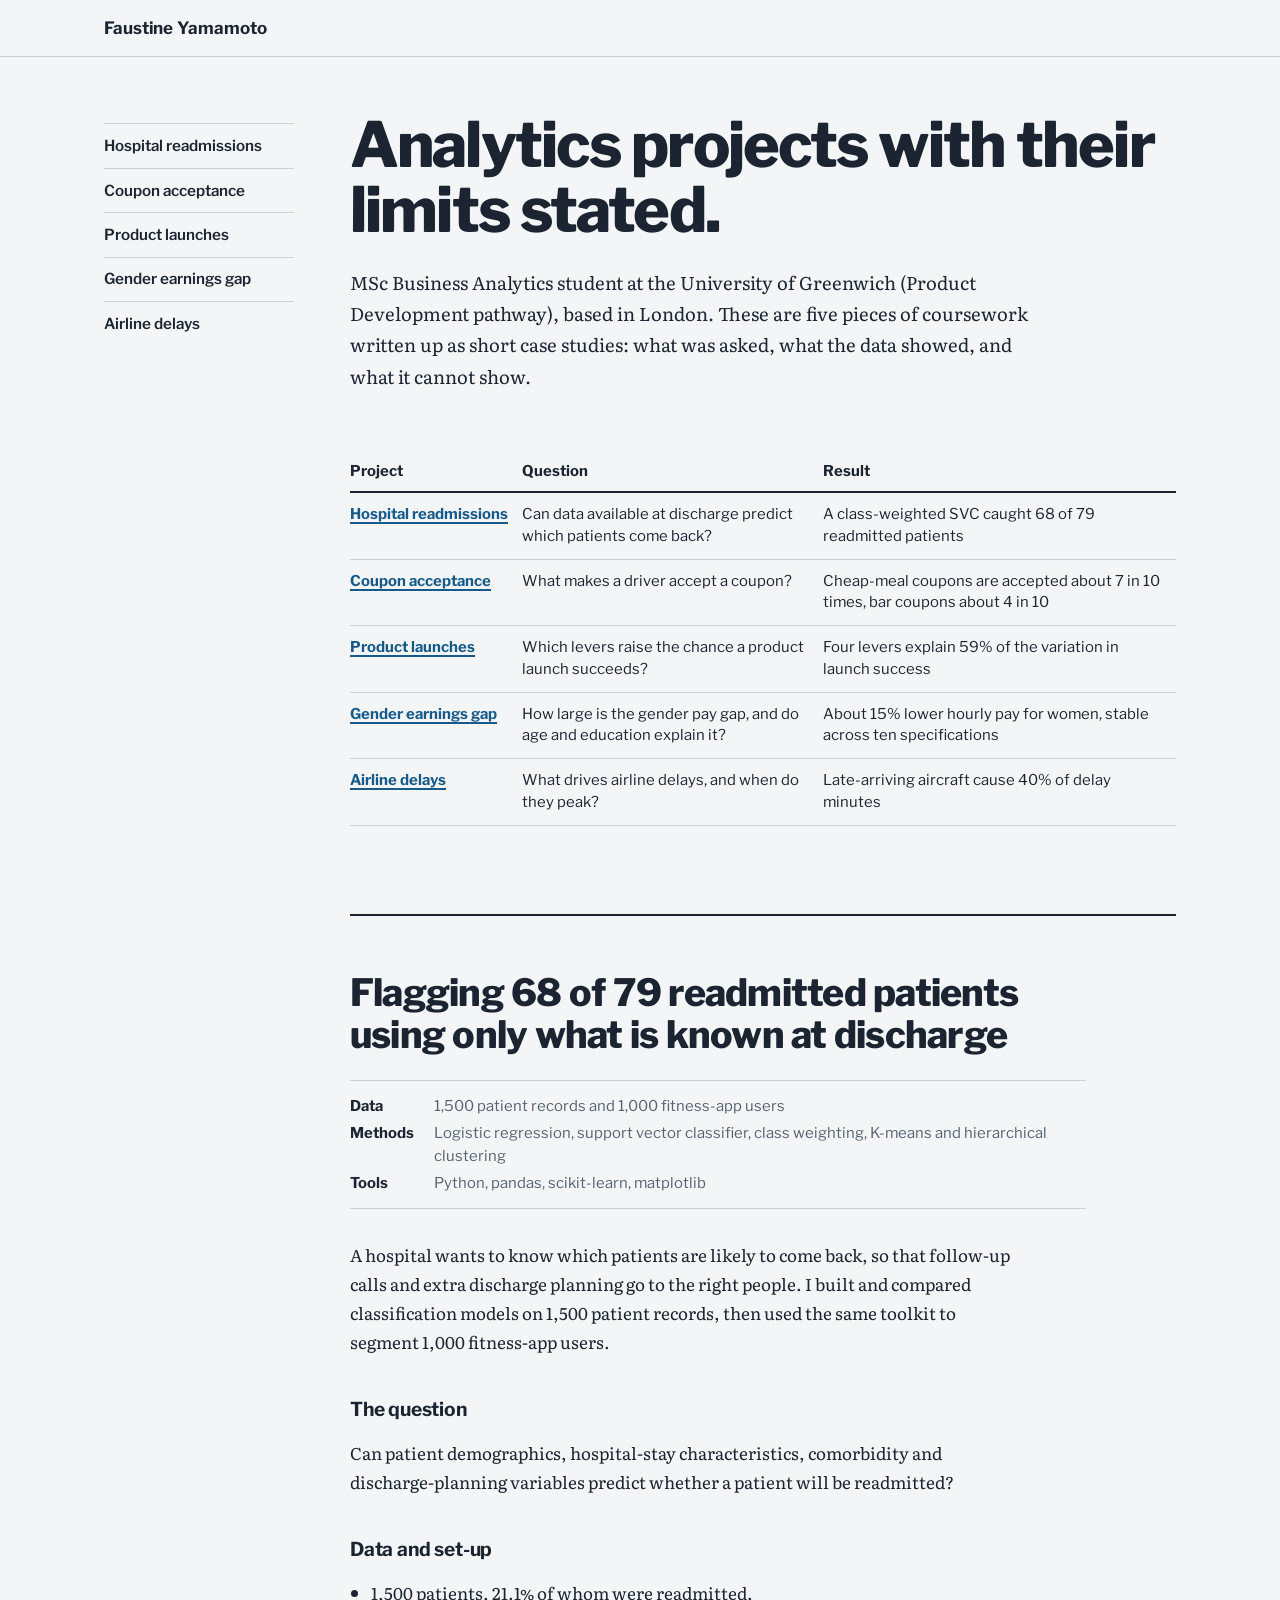
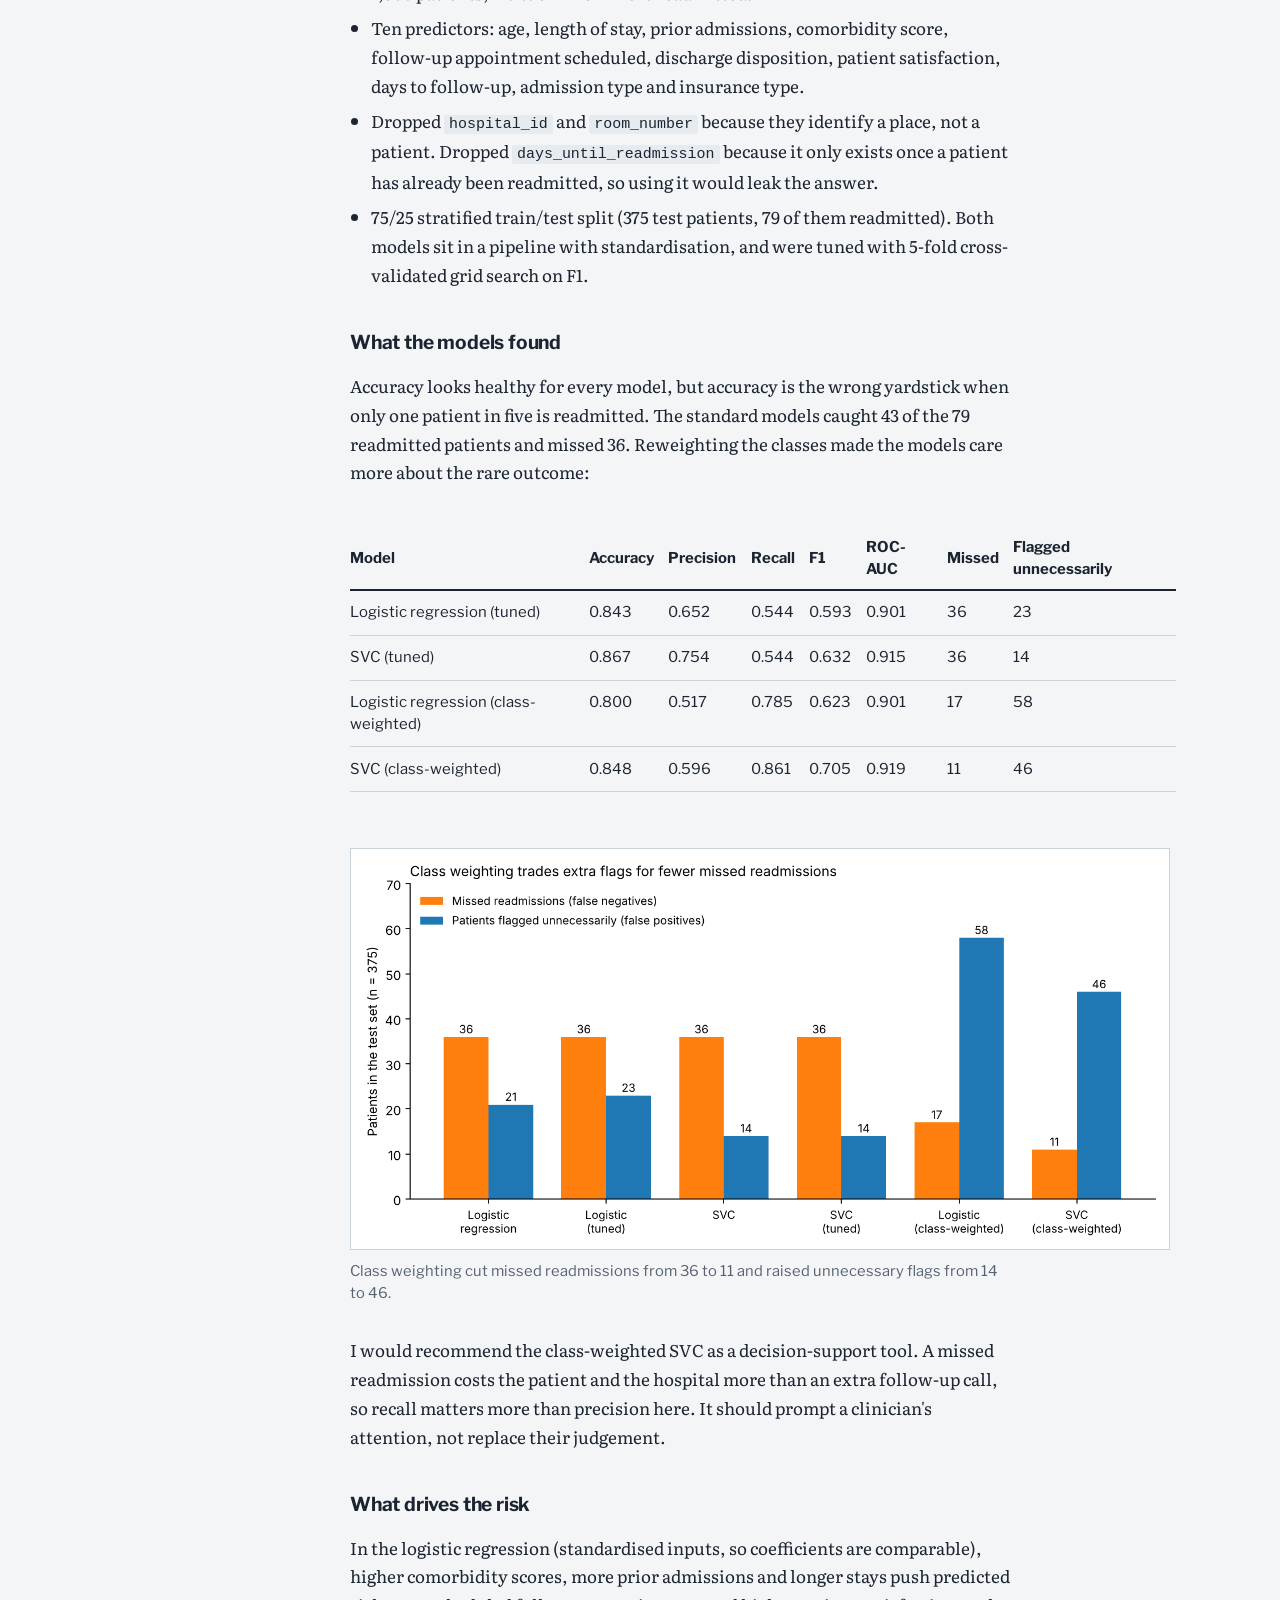
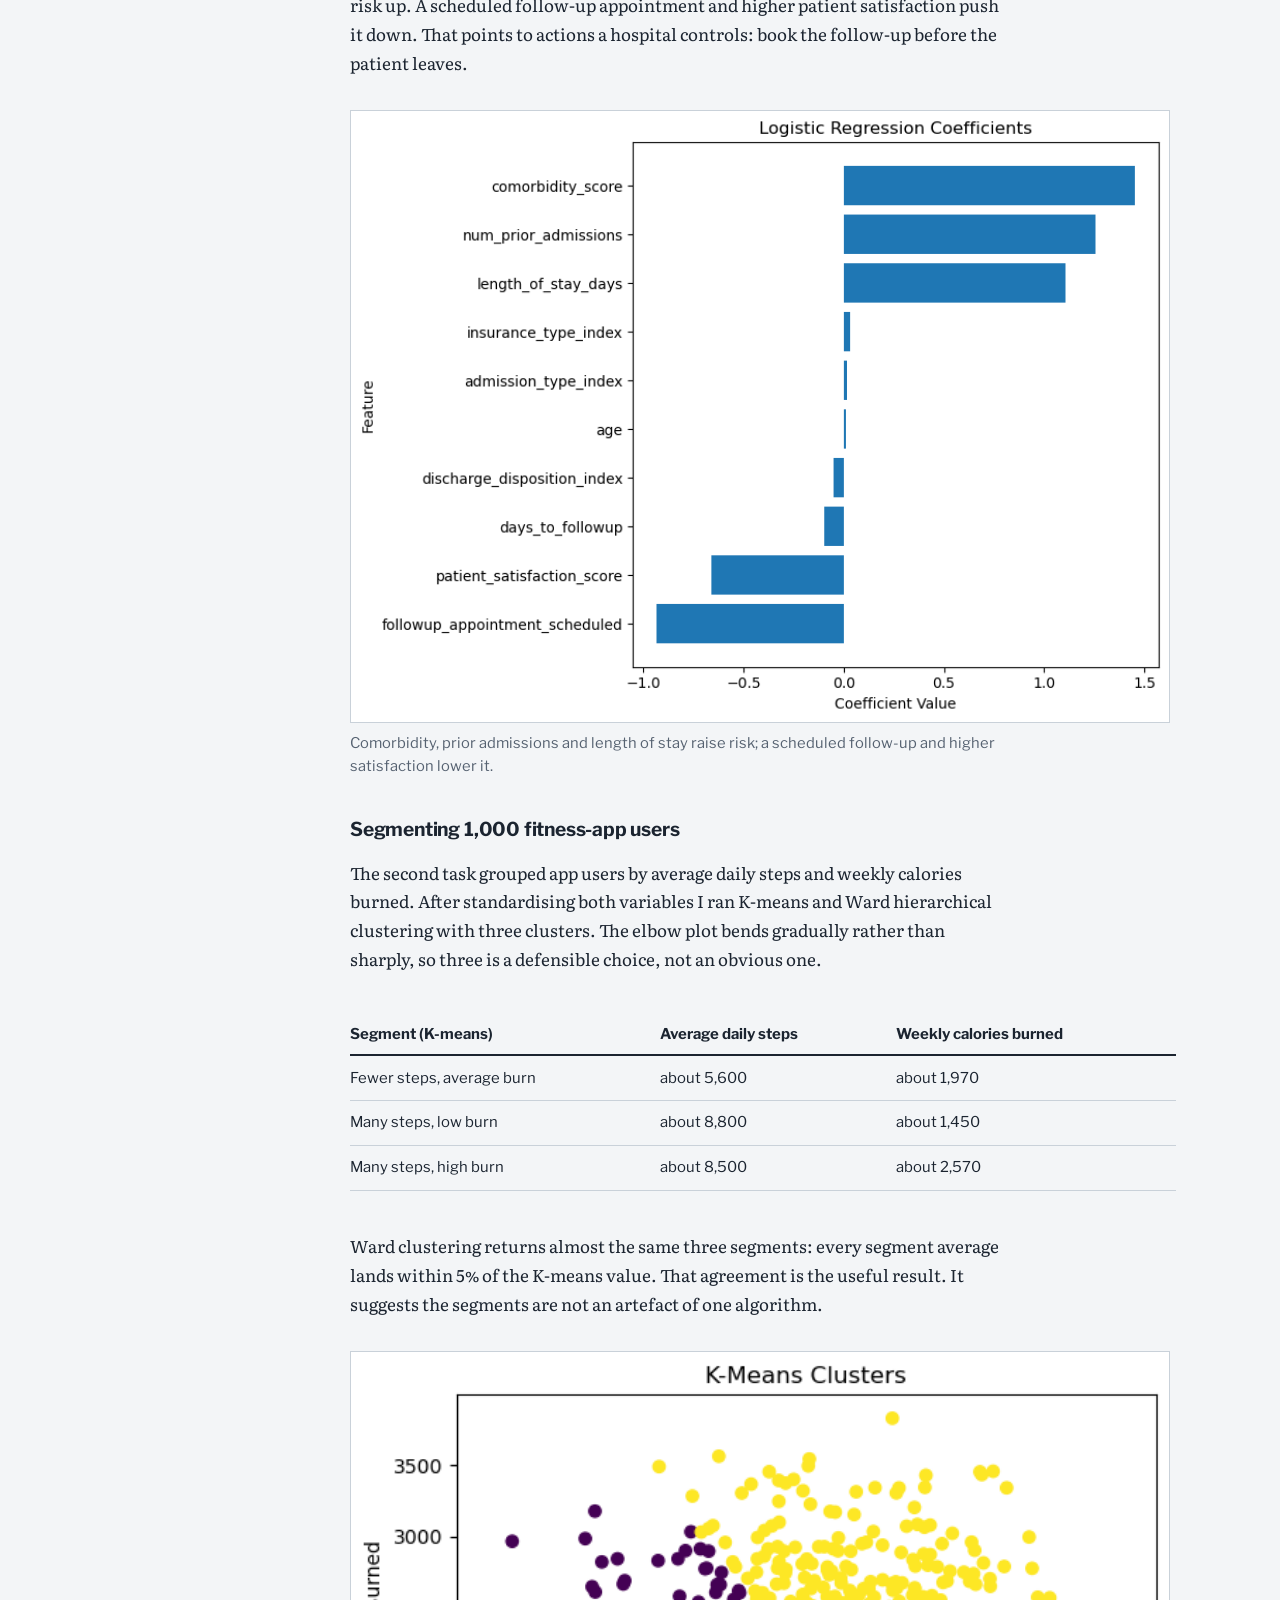
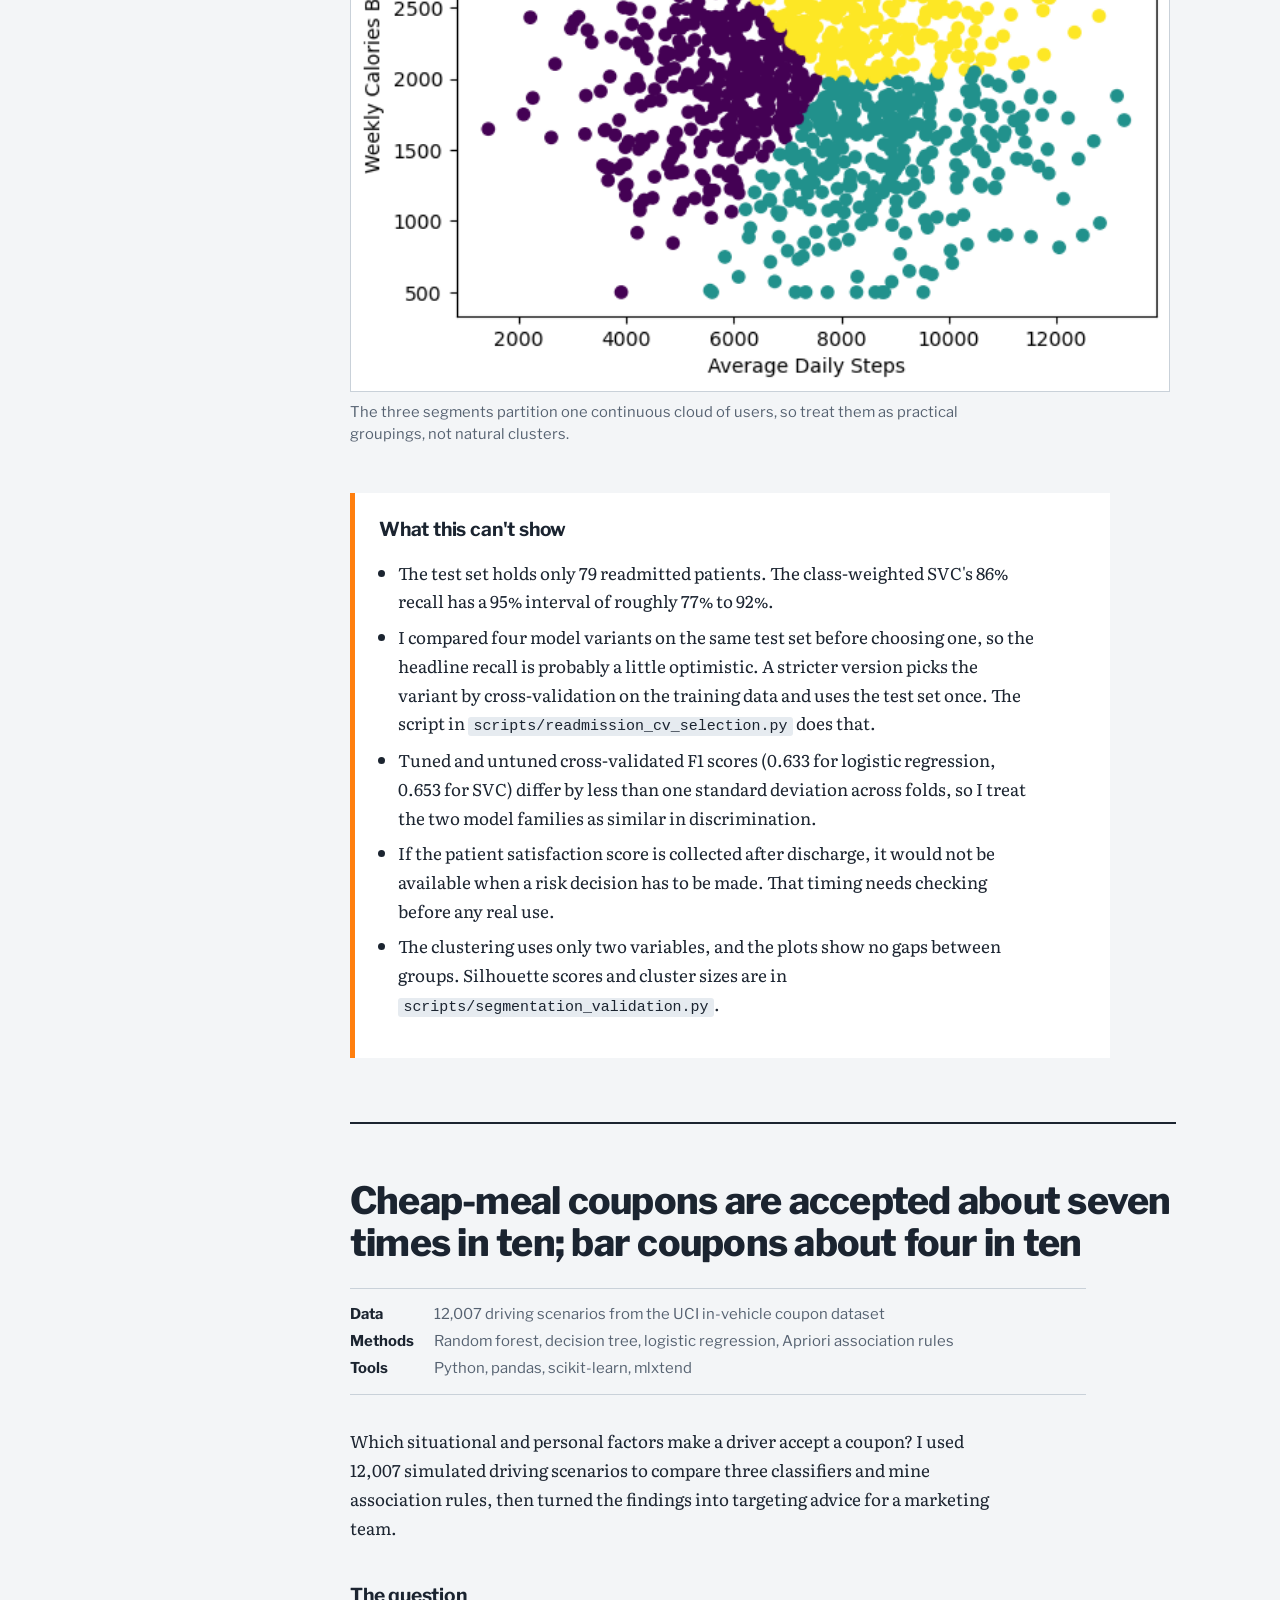
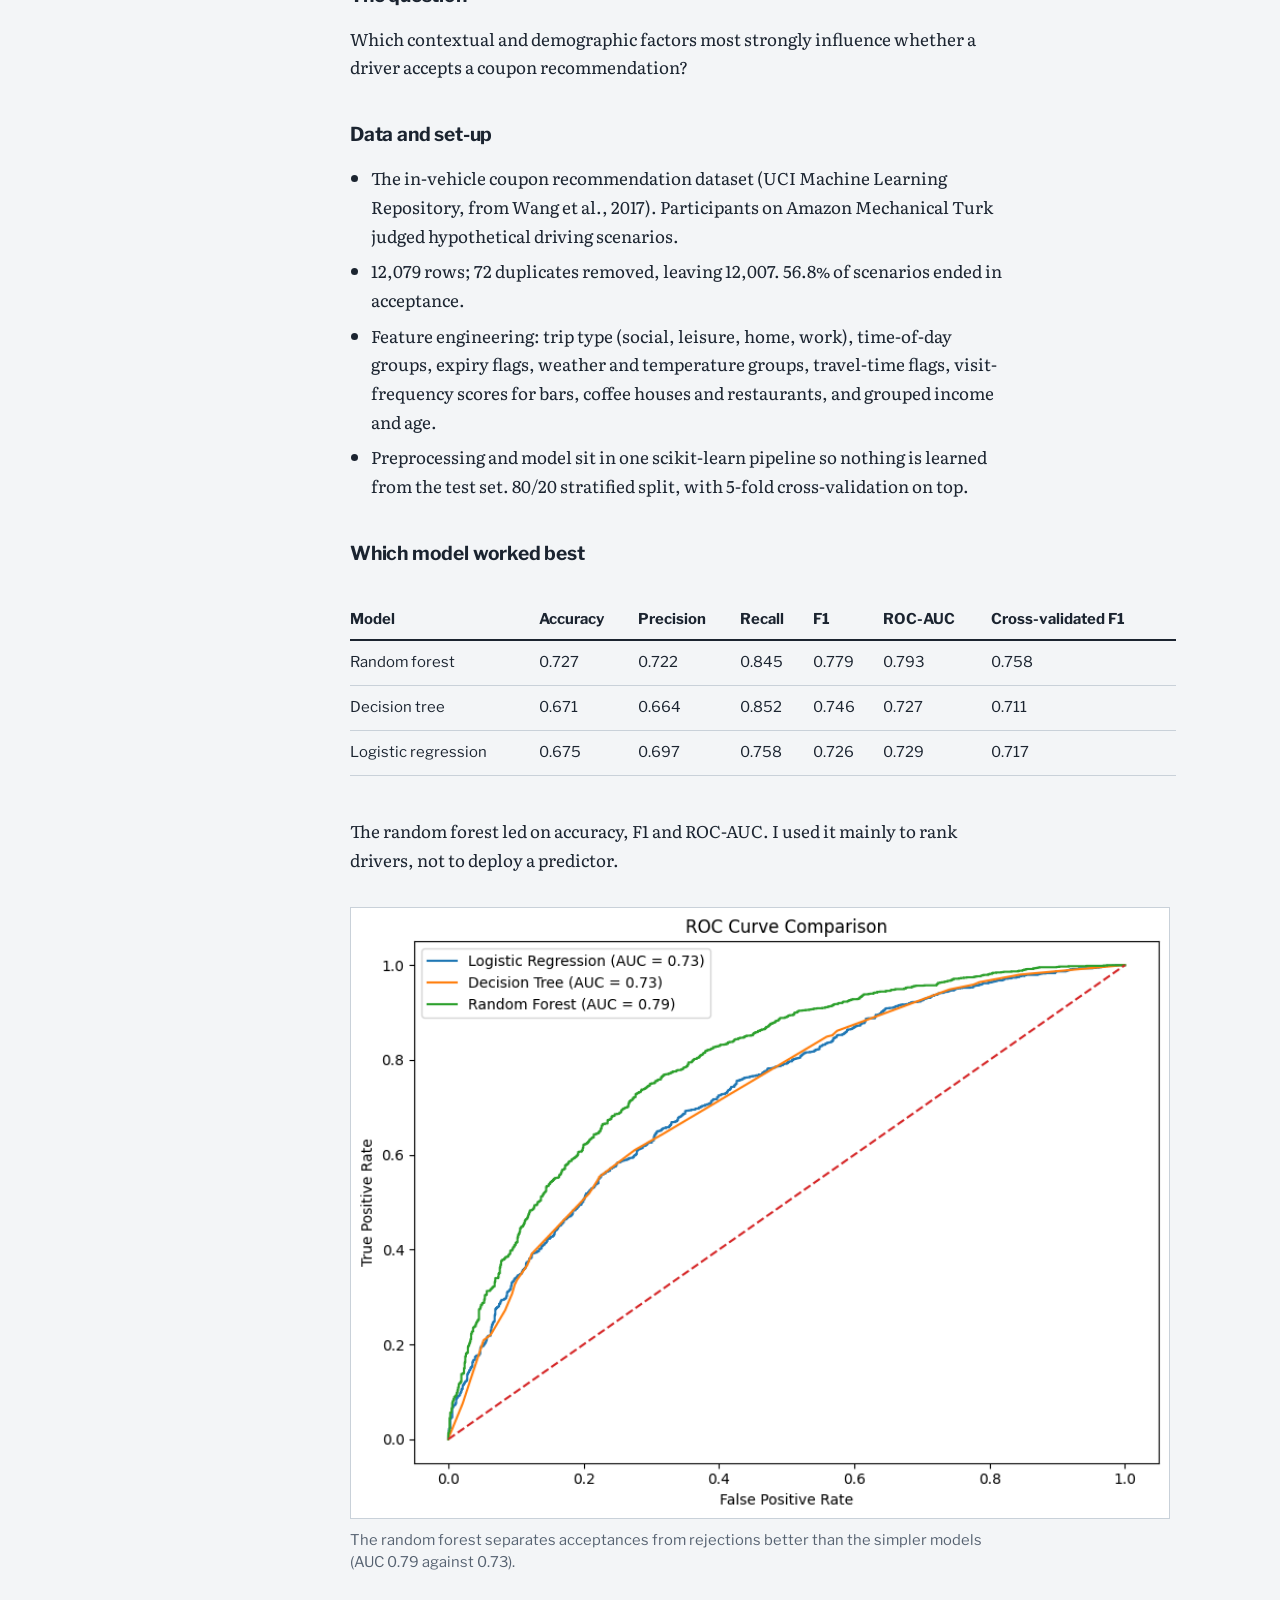
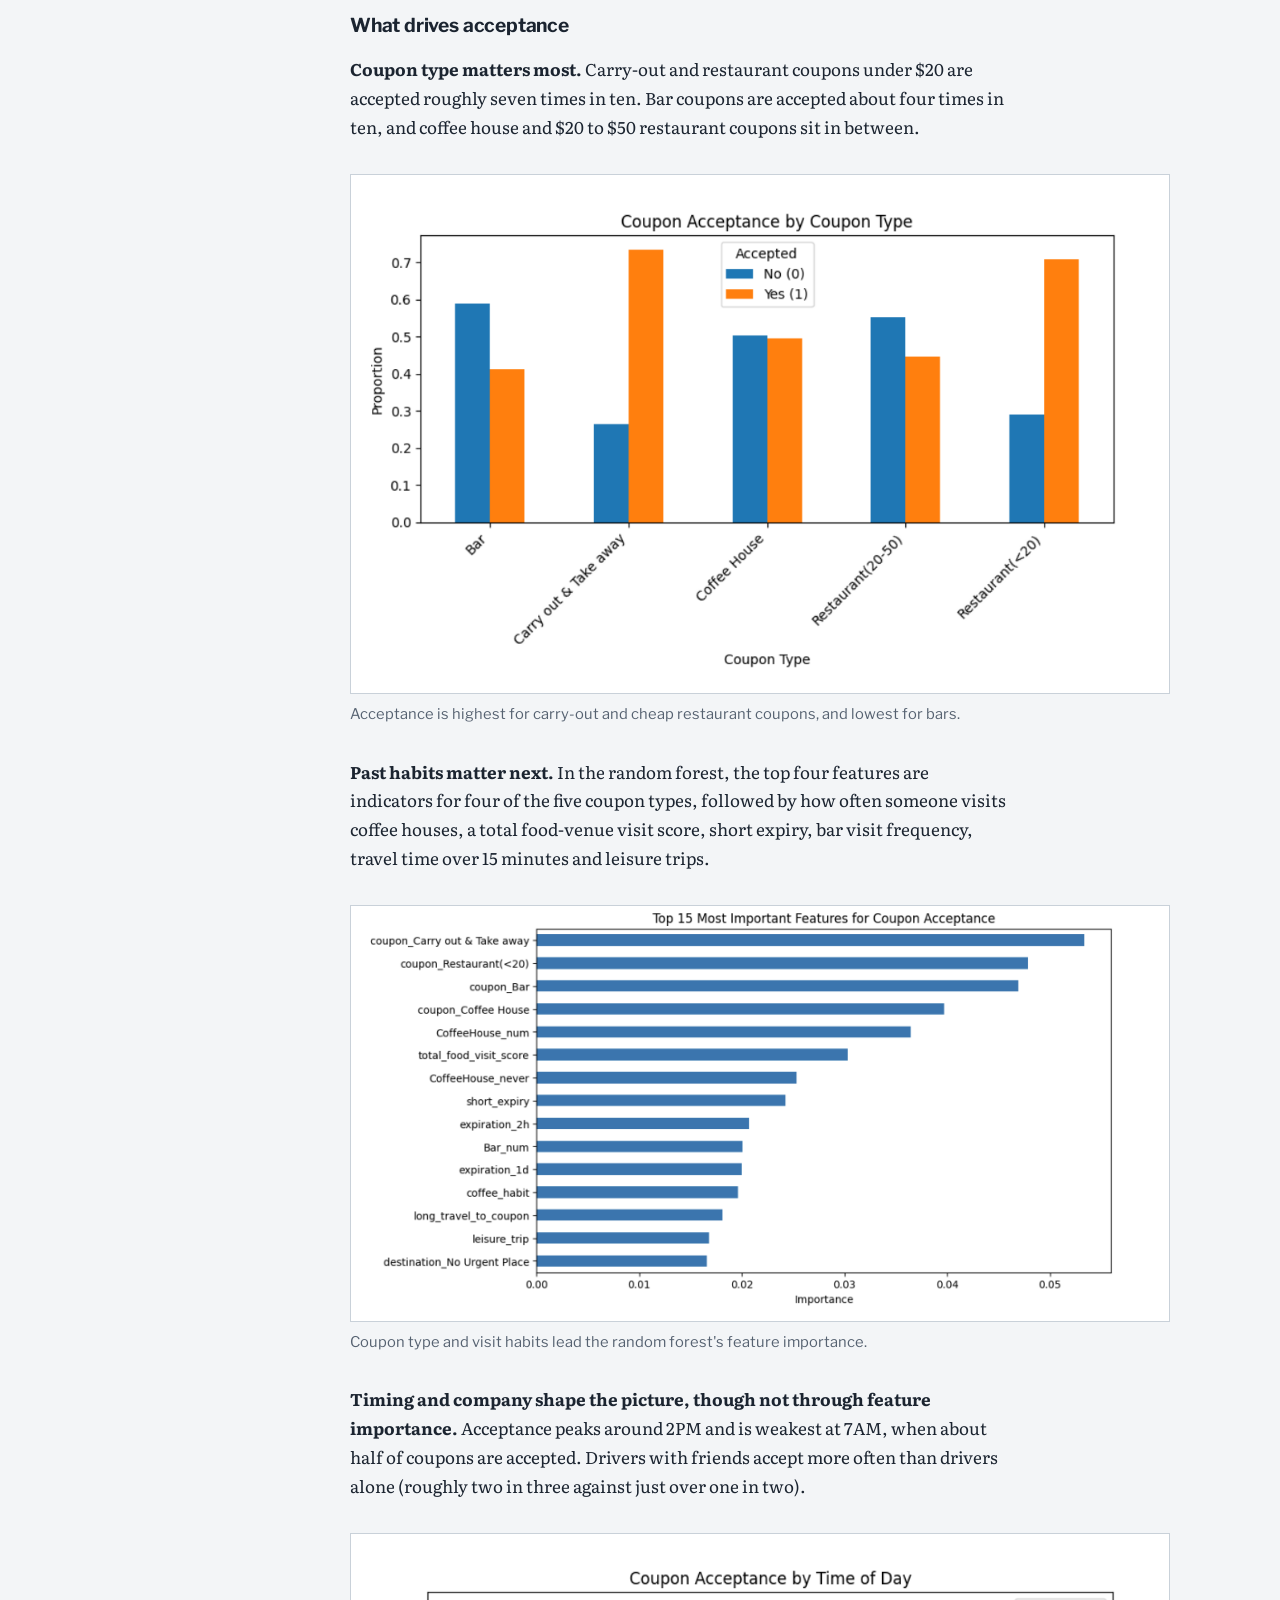
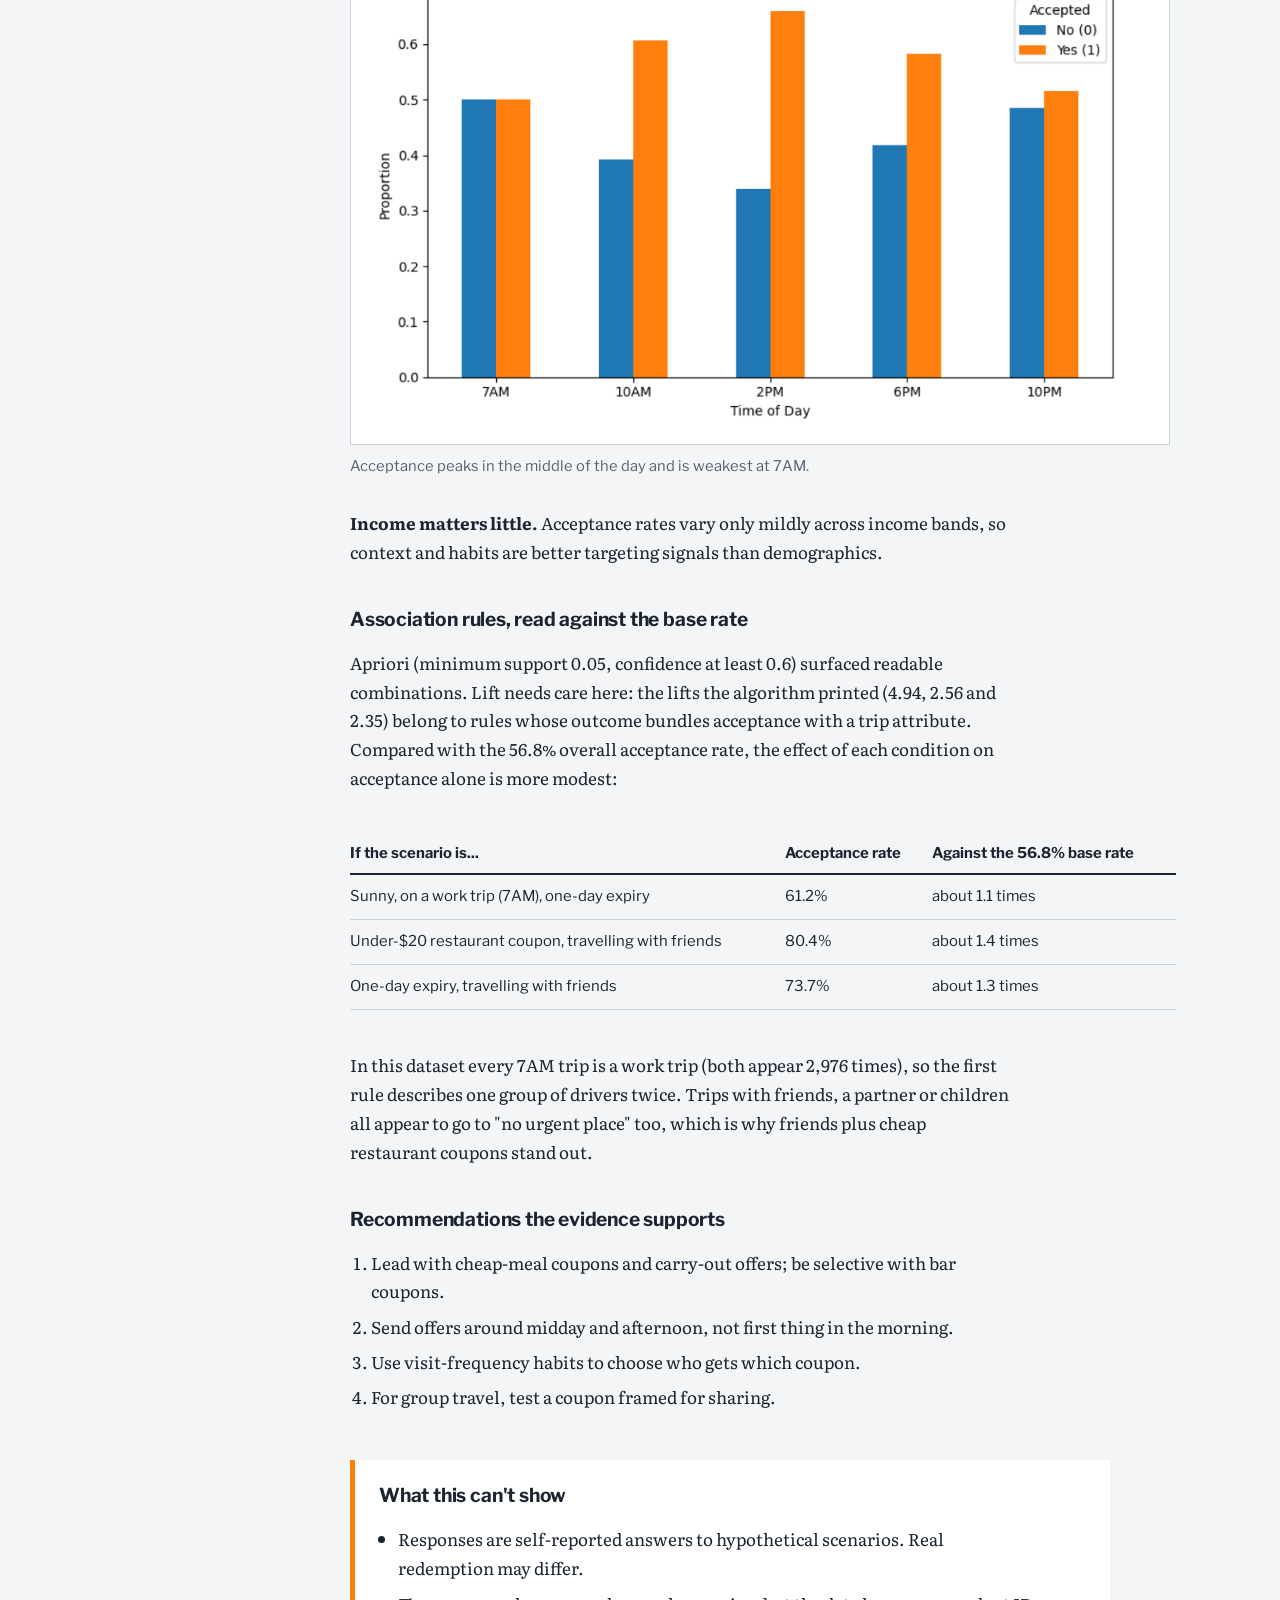
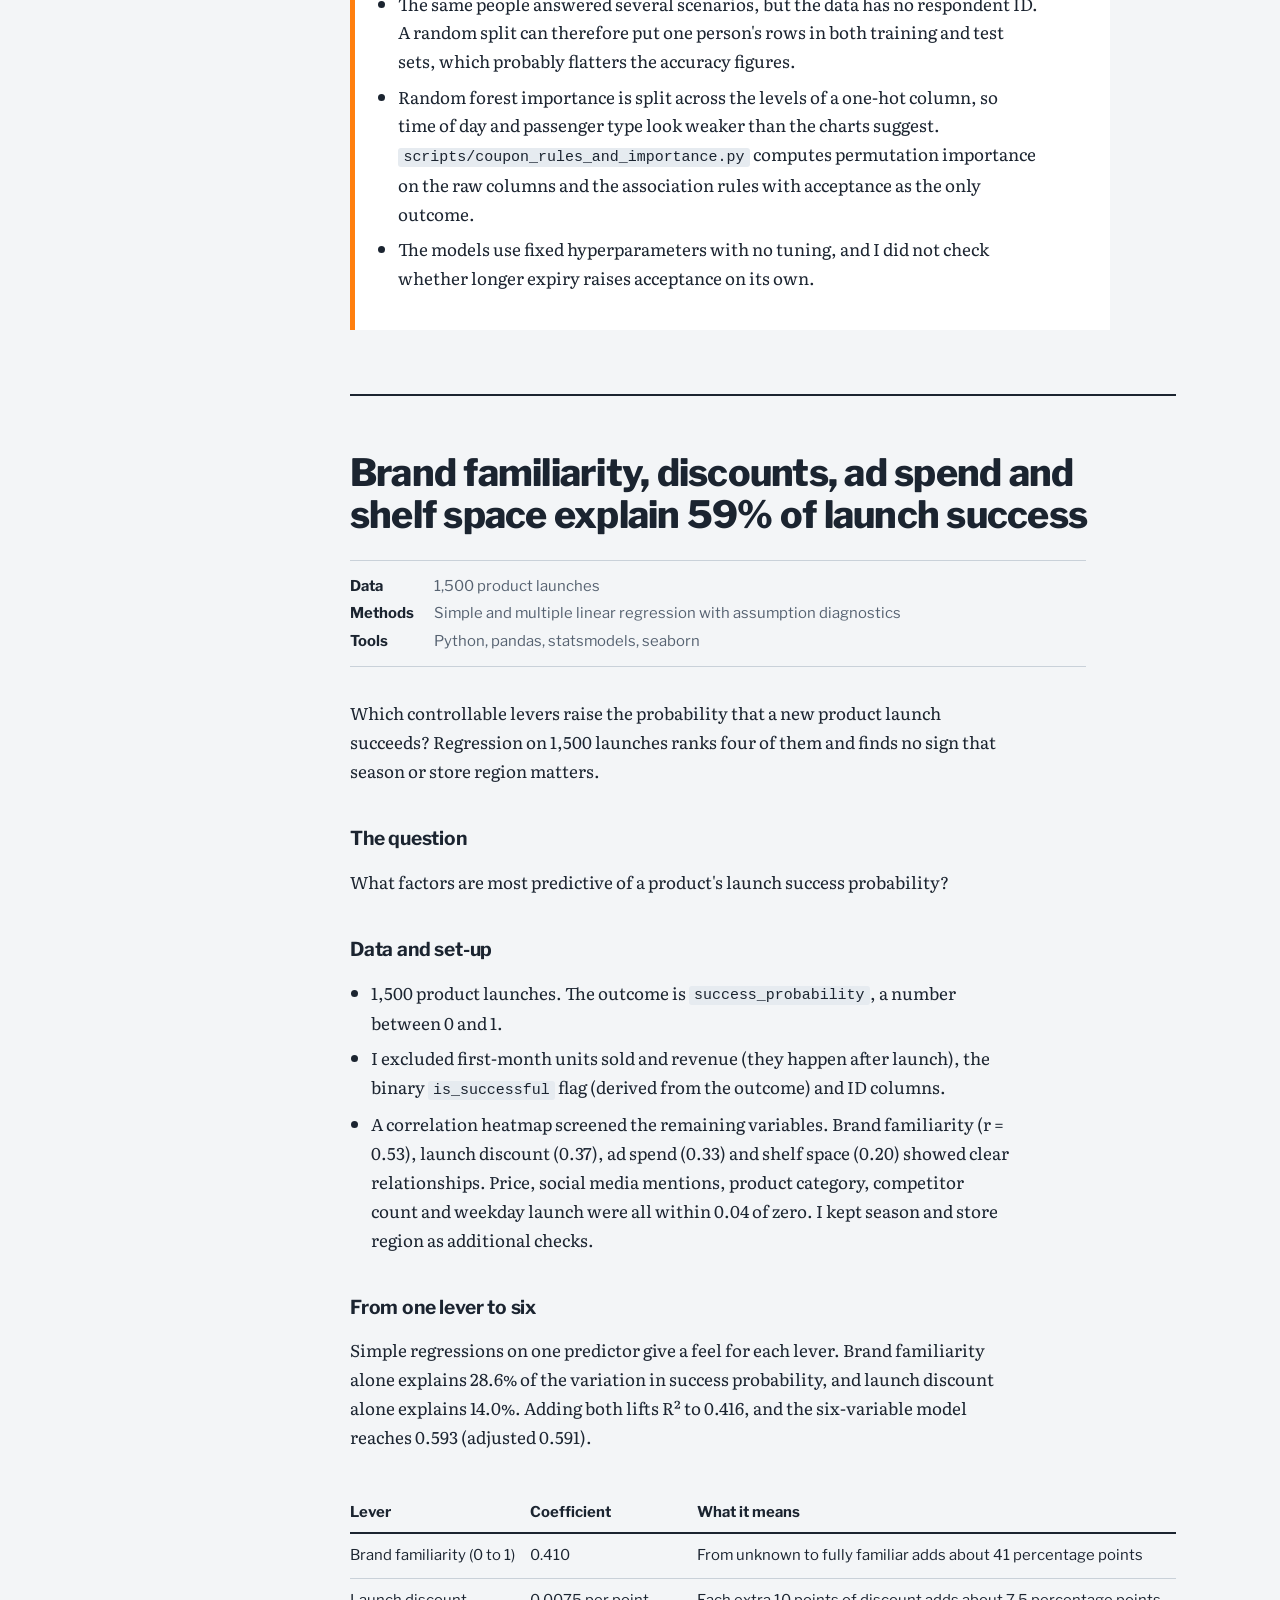
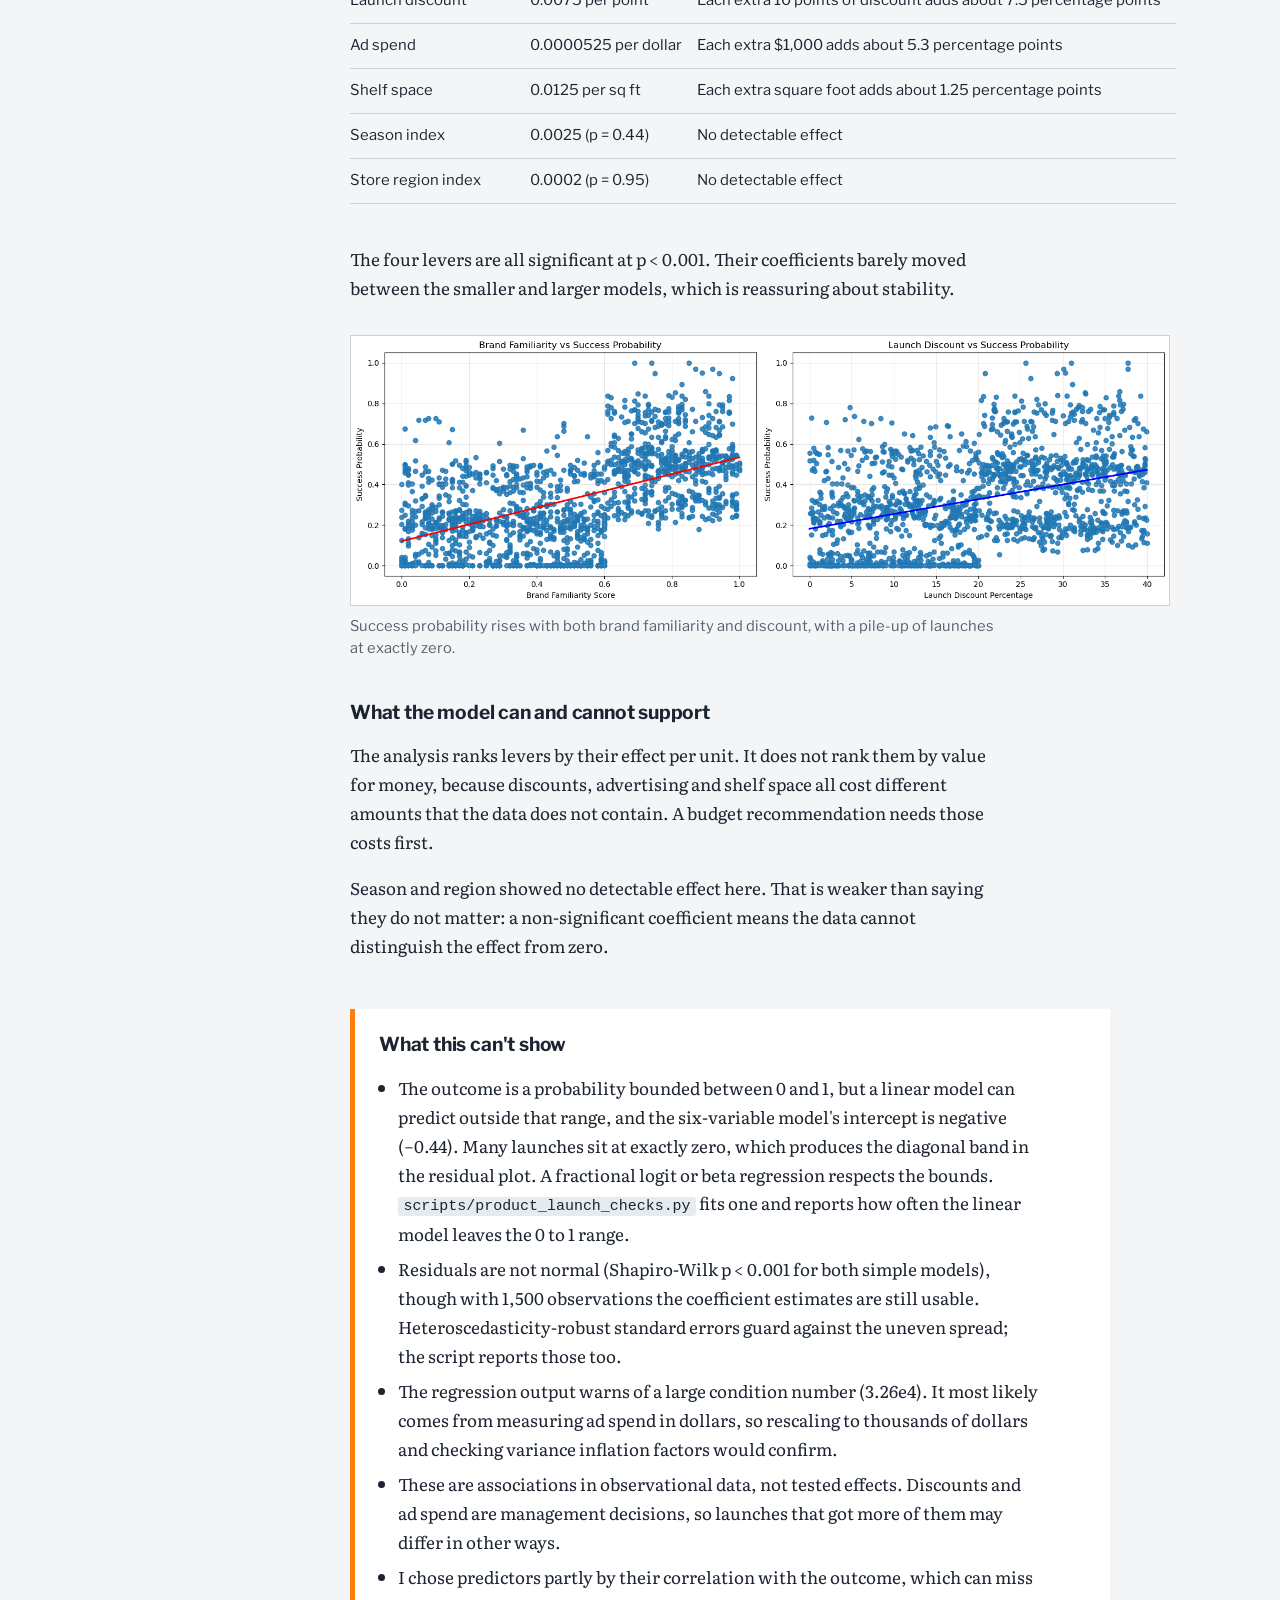
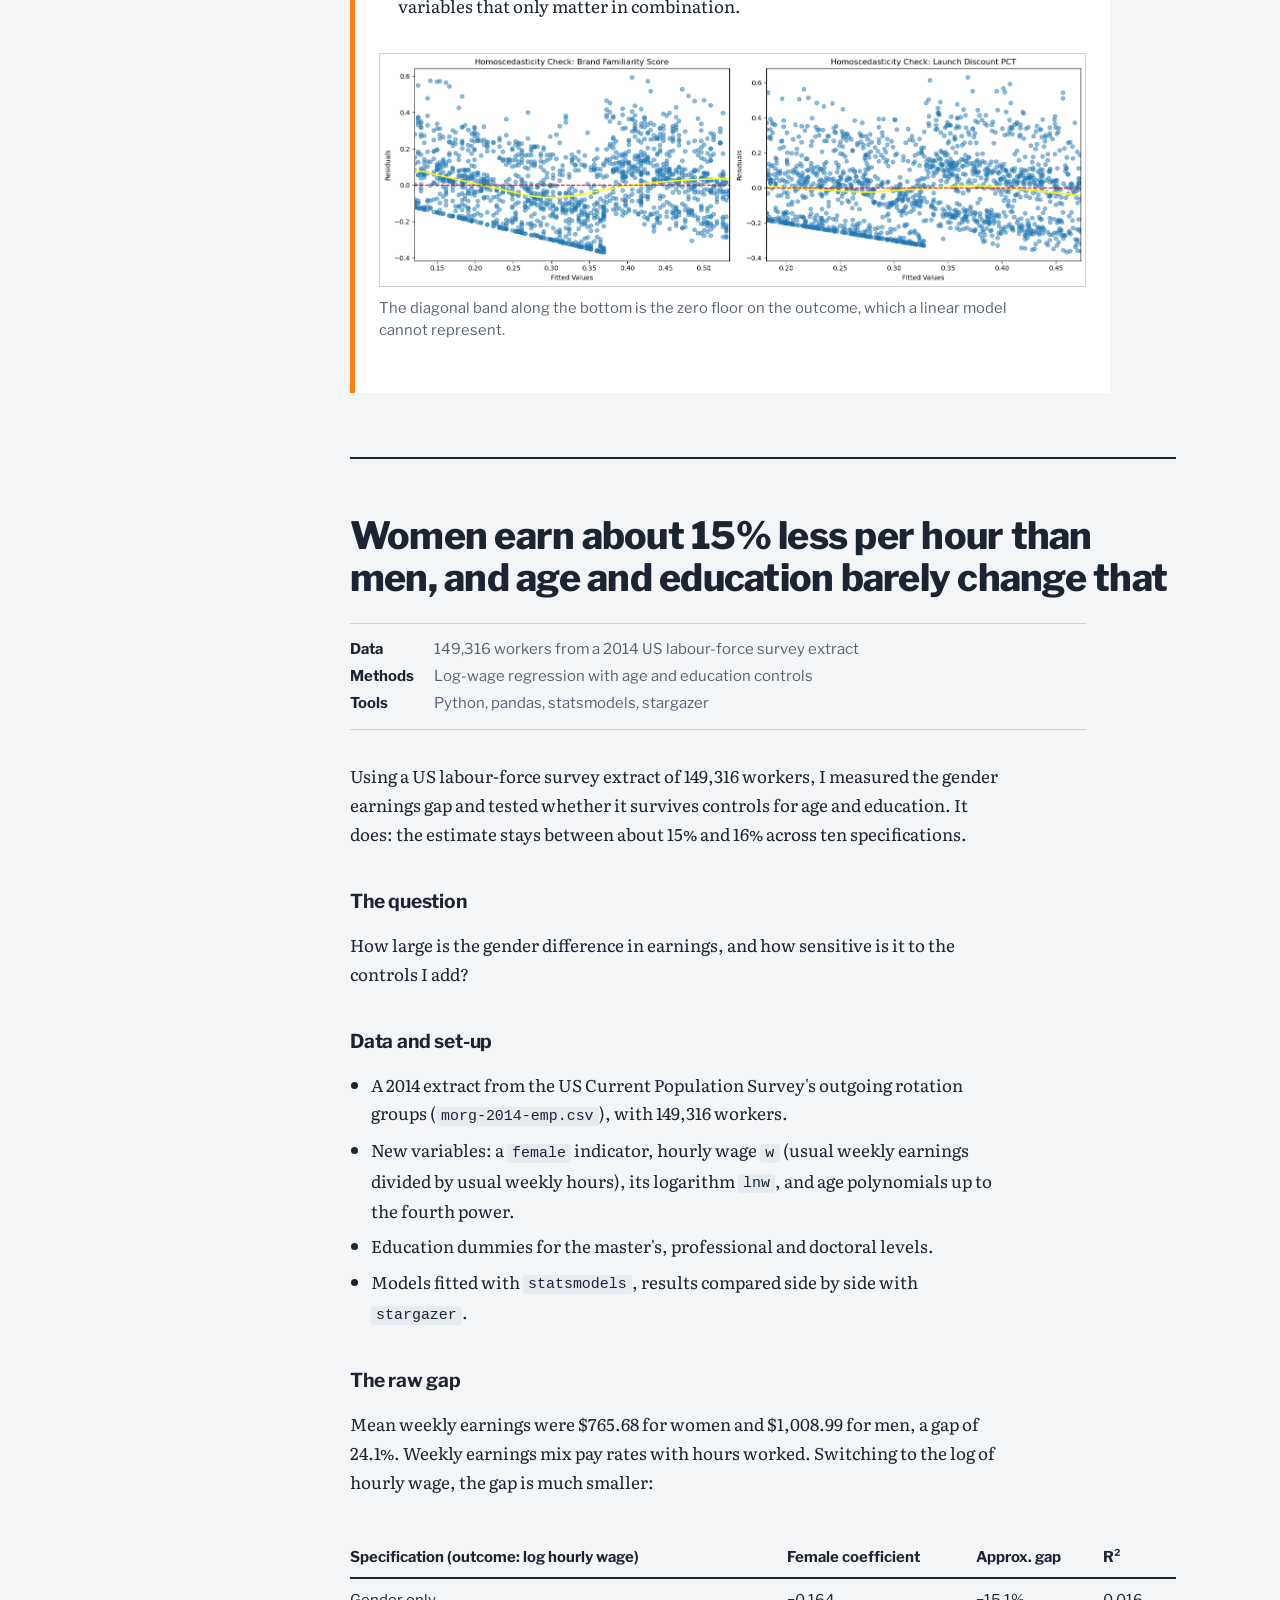
<file: index.html>
<!doctype html>
<html lang="en">
<head>
<meta charset="utf-8">
<meta name="viewport" content="width=device-width, initial-scale=1">
<title>Faustine Yamamoto: analytics portfolio</title>
<meta name="description" content="Five data analytics case studies on hospital readmissions, coupon acceptance, product launches, the gender earnings gap and airline delays.">
<link rel="icon" href="data:,">
<link rel="preconnect" href="https://fonts.googleapis.com">
<link rel="preconnect" href="https://fonts.gstatic.com" crossorigin>
<link href="https://fonts.googleapis.com/css2?family=Libre+Franklin:wght@400;600;700;800&family=Literata:ital,opsz,wght@0,7..72,400;0,7..72,600;1,7..72,400&display=swap" rel="stylesheet">
<link rel="stylesheet" href="assets/style.css">
</head>
<body>
<a class="skip" href="#main">Skip to the projects</a>
<header class="bar">
  <div class="bar-inner">
    <span class="who">Faustine Yamamoto</span>
    <span class="links"></span>
  </div>
</header>
<div class="layout">
  <nav class="side" aria-label="Projects">
    <ul><li><a href="#readmission-and-segmentation">Hospital readmissions</a></li><li><a href="#coupon-acceptance">Coupon acceptance</a></li><li><a href="#product-launch-success">Product launches</a></li><li><a href="#gender-earnings-gap">Gender earnings gap</a></li><li><a href="#airline-delays">Airline delays</a></li></ul>
  </nav>
  <main id="main">
    <section class="hero">
      <h1>Analytics projects with their limits stated.</h1>
      <p class="intro">MSc Business Analytics student at the University of Greenwich (Product Development pathway), based in London. These are five pieces of coursework written up as short case studies: what was asked, what the data showed, and what it cannot show.</p>
      <div class="table-wrap">
        <table class="glance">
          <thead><tr><th scope="col">Project</th><th scope="col">Question</th><th scope="col">Result</th></tr></thead>
          <tbody>
<tr><th scope="row"><a href="#readmission-and-segmentation">Hospital readmissions</a></th><td>Can data available at discharge predict which patients come back?</td><td>A class-weighted SVC caught 68 of 79 readmitted patients</td></tr>
<tr><th scope="row"><a href="#coupon-acceptance">Coupon acceptance</a></th><td>What makes a driver accept a coupon?</td><td>Cheap-meal coupons are accepted about 7 in 10 times, bar coupons about 4 in 10</td></tr>
<tr><th scope="row"><a href="#product-launch-success">Product launches</a></th><td>Which levers raise the chance a product launch succeeds?</td><td>Four levers explain 59% of the variation in launch success</td></tr>
<tr><th scope="row"><a href="#gender-earnings-gap">Gender earnings gap</a></th><td>How large is the gender pay gap, and do age and education explain it?</td><td>About 15% lower hourly pay for women, stable across ten specifications</td></tr>
<tr><th scope="row"><a href="#airline-delays">Airline delays</a></th><td>What drives airline delays, and when do they peak?</td><td>Late-arriving aircraft cause 40% of delay minutes</td></tr>
          </tbody>
        </table>
      </div>
    </section>
<article id="readmission-and-segmentation" class="project"><h2>Flagging 68 of 79 readmitted patients using only what is known at discharge</h2><dl class="meta"><dt>Data</dt><dd>1,500 patient records and 1,000 fitness-app users</dd><dt>Methods</dt><dd>Logistic regression, support vector classifier, class weighting, K-means and hierarchical clustering</dd><dt>Tools</dt><dd>Python, pandas, scikit-learn, matplotlib</dd></dl><p>A hospital wants to know which patients are likely to come back, so that follow-up calls and extra discharge planning go to the right people. I built and compared classification models on 1,500 patient records, then used the same toolkit to segment 1,000 fitness-app users.</p><section><h3>The question</h3>
<p>Can patient demographics, hospital-stay characteristics, comorbidity and discharge-planning variables predict whether a patient will be readmitted?</p></section><section><h3>Data and set-up</h3>
<ul>
<li>1,500 patients, 21.1% of whom were readmitted.</li>
<li>Ten predictors: age, length of stay, prior admissions, comorbidity score, follow-up appointment scheduled, discharge disposition, patient satisfaction, days to follow-up, admission type and insurance type.</li>
<li>Dropped <code>hospital_id</code> and <code>room_number</code> because they identify a place, not a patient. Dropped <code>days_until_readmission</code> because it only exists once a patient has already been readmitted, so using it would leak the answer.</li>
<li>75/25 stratified train/test split (375 test patients, 79 of them readmitted). Both models sit in a pipeline with standardisation, and were tuned with 5-fold cross-validated grid search on F1.</li>
</ul></section><section><h3>What the models found</h3>
<p>Accuracy looks healthy for every model, but accuracy is the wrong yardstick when only one patient in five is readmitted. The standard models caught 43 of the 79 readmitted patients and missed 36. Reweighting the classes made the models care more about the rare outcome:</p>
<div class="table-wrap"><table>
<thead>
<tr>
<th>Model</th>
<th>Accuracy</th>
<th>Precision</th>
<th>Recall</th>
<th>F1</th>
<th>ROC-AUC</th>
<th>Missed</th>
<th>Flagged unnecessarily</th>
</tr>
</thead>
<tbody>
<tr>
<td>Logistic regression (tuned)</td>
<td>0.843</td>
<td>0.652</td>
<td>0.544</td>
<td>0.593</td>
<td>0.901</td>
<td>36</td>
<td>23</td>
</tr>
<tr>
<td>SVC (tuned)</td>
<td>0.867</td>
<td>0.754</td>
<td>0.544</td>
<td>0.632</td>
<td>0.915</td>
<td>36</td>
<td>14</td>
</tr>
<tr>
<td>Logistic regression (class-weighted)</td>
<td>0.800</td>
<td>0.517</td>
<td>0.785</td>
<td>0.623</td>
<td>0.901</td>
<td>17</td>
<td>58</td>
</tr>
<tr>
<td>SVC (class-weighted)</td>
<td>0.848</td>
<td>0.596</td>
<td>0.861</td>
<td>0.705</td>
<td>0.919</td>
<td>11</td>
<td>46</td>
</tr>
</tbody>
</table></div>
<figure>
<img src="figures/readmission-errors.png" alt="Bar chart of missed readmissions and unnecessary flags for six model variants. Missed readmissions fall from 36 to 11 for the class-weighted SVC, while unnecessary flags rise from 14 to 46.">
<figcaption>Class weighting cut missed readmissions from 36 to 11 and raised unnecessary flags from 14 to 46.</figcaption>
</figure>

<p>I would recommend the class-weighted SVC as a decision-support tool. A missed readmission costs the patient and the hospital more than an extra follow-up call, so recall matters more than precision here. It should prompt a clinician's attention, not replace their judgement.</p></section><section><h3>What drives the risk</h3>
<p>In the logistic regression (standardised inputs, so coefficients are comparable), higher comorbidity scores, more prior admissions and longer stays push predicted risk up. A scheduled follow-up appointment and higher patient satisfaction push it down. That points to actions a hospital controls: book the follow-up before the patient leaves.</p>
<figure>
<img src="figures/readmission-coefficients.png" alt="Horizontal bar chart of logistic regression coefficients. Comorbidity score, prior admissions and length of stay are positive; follow-up appointment scheduled and patient satisfaction are negative.">
<figcaption>Comorbidity, prior admissions and length of stay raise risk; a scheduled follow-up and higher satisfaction lower it.</figcaption>
</figure></section><section><h3>Segmenting 1,000 fitness-app users</h3>
<p>The second task grouped app users by average daily steps and weekly calories burned. After standardising both variables I ran K-means and Ward hierarchical clustering with three clusters. The elbow plot bends gradually rather than sharply, so three is a defensible choice, not an obvious one.</p>
<div class="table-wrap"><table>
<thead>
<tr>
<th>Segment (K-means)</th>
<th>Average daily steps</th>
<th>Weekly calories burned</th>
</tr>
</thead>
<tbody>
<tr>
<td>Fewer steps, average burn</td>
<td>about 5,600</td>
<td>about 1,970</td>
</tr>
<tr>
<td>Many steps, low burn</td>
<td>about 8,800</td>
<td>about 1,450</td>
</tr>
<tr>
<td>Many steps, high burn</td>
<td>about 8,500</td>
<td>about 2,570</td>
</tr>
</tbody>
</table></div>
<p>Ward clustering returns almost the same three segments: every segment average lands within 5% of the K-means value. That agreement is the useful result. It suggests the segments are not an artefact of one algorithm.</p>
<figure>
<img src="figures/segments-kmeans.png" alt="Scatter plot of average daily steps against weekly calories burned, coloured by three K-means clusters that tile a single continuous cloud of points.">
<figcaption>The three segments partition one continuous cloud of users, so treat them as practical groupings, not natural clusters.</figcaption>
</figure></section><aside class="limits"><h3>What this can&#x27;t show</h3>
<ul>
<li>The test set holds only 79 readmitted patients. The class-weighted SVC's 86% recall has a 95% interval of roughly 77% to 92%.</li>
<li>I compared four model variants on the same test set before choosing one, so the headline recall is probably a little optimistic. A stricter version picks the variant by cross-validation on the training data and uses the test set once. The script in <code>scripts/readmission_cv_selection.py</code> does that.</li>
<li>Tuned and untuned cross-validated F1 scores (0.633 for logistic regression, 0.653 for SVC) differ by less than one standard deviation across folds, so I treat the two model families as similar in discrimination.</li>
<li>If the patient satisfaction score is collected after discharge, it would not be available when a risk decision has to be made. That timing needs checking before any real use.</li>
<li>The clustering uses only two variables, and the plots show no gaps between groups. Silhouette scores and cluster sizes are in <code>scripts/segmentation_validation.py</code>.</li>
</ul></aside></article>
<article id="coupon-acceptance" class="project"><h2>Cheap-meal coupons are accepted about seven times in ten; bar coupons about four in ten</h2><dl class="meta"><dt>Data</dt><dd>12,007 driving scenarios from the UCI in-vehicle coupon dataset</dd><dt>Methods</dt><dd>Random forest, decision tree, logistic regression, Apriori association rules</dd><dt>Tools</dt><dd>Python, pandas, scikit-learn, mlxtend</dd></dl><p>Which situational and personal factors make a driver accept a coupon? I used 12,007 simulated driving scenarios to compare three classifiers and mine association rules, then turned the findings into targeting advice for a marketing team.</p><section><h3>The question</h3>
<p>Which contextual and demographic factors most strongly influence whether a driver accepts a coupon recommendation?</p></section><section><h3>Data and set-up</h3>
<ul>
<li>The in-vehicle coupon recommendation dataset (UCI Machine Learning Repository, from Wang et al., 2017). Participants on Amazon Mechanical Turk judged hypothetical driving scenarios.</li>
<li>12,079 rows; 72 duplicates removed, leaving 12,007. 56.8% of scenarios ended in acceptance.</li>
<li>Feature engineering: trip type (social, leisure, home, work), time-of-day groups, expiry flags, weather and temperature groups, travel-time flags, visit-frequency scores for bars, coffee houses and restaurants, and grouped income and age.</li>
<li>Preprocessing and model sit in one scikit-learn pipeline so nothing is learned from the test set. 80/20 stratified split, with 5-fold cross-validation on top.</li>
</ul></section><section><h3>Which model worked best</h3>
<div class="table-wrap"><table>
<thead>
<tr>
<th>Model</th>
<th>Accuracy</th>
<th>Precision</th>
<th>Recall</th>
<th>F1</th>
<th>ROC-AUC</th>
<th>Cross-validated F1</th>
</tr>
</thead>
<tbody>
<tr>
<td>Random forest</td>
<td>0.727</td>
<td>0.722</td>
<td>0.845</td>
<td>0.779</td>
<td>0.793</td>
<td>0.758</td>
</tr>
<tr>
<td>Decision tree</td>
<td>0.671</td>
<td>0.664</td>
<td>0.852</td>
<td>0.746</td>
<td>0.727</td>
<td>0.711</td>
</tr>
<tr>
<td>Logistic regression</td>
<td>0.675</td>
<td>0.697</td>
<td>0.758</td>
<td>0.726</td>
<td>0.729</td>
<td>0.717</td>
</tr>
</tbody>
</table></div>
<p>The random forest led on accuracy, F1 and ROC-AUC. I used it mainly to rank drivers, not to deploy a predictor.</p>
<figure>
<img src="figures/coupon-roc.png" alt="ROC curves for logistic regression, decision tree and random forest. The random forest curve sits above the others with an AUC of 0.79.">
<figcaption>The random forest separates acceptances from rejections better than the simpler models (AUC 0.79 against 0.73).</figcaption>
</figure></section><section><h3>What drives acceptance</h3>
<p><strong>Coupon type matters most.</strong> Carry-out and restaurant coupons under $20 are accepted roughly seven times in ten. Bar coupons are accepted about four times in ten, and coffee house and $20 to $50 restaurant coupons sit in between.</p>
<figure>
<img src="figures/coupon-by-type.png" alt="Grouped bar chart of rejection and acceptance rates by coupon type. Carry-out and cheap restaurant coupons have the highest acceptance.">
<figcaption>Acceptance is highest for carry-out and cheap restaurant coupons, and lowest for bars.</figcaption>
</figure>

<p><strong>Past habits matter next.</strong> In the random forest, the top four features are indicators for four of the five coupon types, followed by how often someone visits coffee houses, a total food-venue visit score, short expiry, bar visit frequency, travel time over 15 minutes and leisure trips.</p>
<figure>
<img src="figures/coupon-importance.png" alt="Horizontal bar chart of the top 15 random forest feature importances, led by coupon type indicators and coffee house visit frequency.">
<figcaption>Coupon type and visit habits lead the random forest's feature importance.</figcaption>
</figure>

<p><strong>Timing and company shape the picture, though not through feature importance.</strong> Acceptance peaks around 2PM and is weakest at 7AM, when about half of coupons are accepted. Drivers with friends accept more often than drivers alone (roughly two in three against just over one in two).</p>
<figure>
<img src="figures/coupon-by-time.png" alt="Grouped bar chart of acceptance by time of day. Acceptance is highest at 2PM and 10AM and lowest at 7AM.">
<figcaption>Acceptance peaks in the middle of the day and is weakest at 7AM.</figcaption>
</figure>

<p><strong>Income matters little.</strong> Acceptance rates vary only mildly across income bands, so context and habits are better targeting signals than demographics.</p></section><section><h3>Association rules, read against the base rate</h3>
<p>Apriori (minimum support 0.05, confidence at least 0.6) surfaced readable combinations. Lift needs care here: the lifts the algorithm printed (4.94, 2.56 and 2.35) belong to rules whose outcome bundles acceptance with a trip attribute. Compared with the 56.8% overall acceptance rate, the effect of each condition on acceptance alone is more modest:</p>
<div class="table-wrap"><table>
<thead>
<tr>
<th>If the scenario is...</th>
<th>Acceptance rate</th>
<th>Against the 56.8% base rate</th>
</tr>
</thead>
<tbody>
<tr>
<td>Sunny, on a work trip (7AM), one-day expiry</td>
<td>61.2%</td>
<td>about 1.1 times</td>
</tr>
<tr>
<td>Under-$20 restaurant coupon, travelling with friends</td>
<td>80.4%</td>
<td>about 1.4 times</td>
</tr>
<tr>
<td>One-day expiry, travelling with friends</td>
<td>73.7%</td>
<td>about 1.3 times</td>
</tr>
</tbody>
</table></div>
<p>In this dataset every 7AM trip is a work trip (both appear 2,976 times), so the first rule describes one group of drivers twice. Trips with friends, a partner or children all appear to go to "no urgent place" too, which is why friends plus cheap restaurant coupons stand out.</p></section><section><h3>Recommendations the evidence supports</h3>
<ol>
<li>Lead with cheap-meal coupons and carry-out offers; be selective with bar coupons.</li>
<li>Send offers around midday and afternoon, not first thing in the morning.</li>
<li>Use visit-frequency habits to choose who gets which coupon.</li>
<li>For group travel, test a coupon framed for sharing.</li>
</ol></section><aside class="limits"><h3>What this can&#x27;t show</h3>
<ul>
<li>Responses are self-reported answers to hypothetical scenarios. Real redemption may differ.</li>
<li>The same people answered several scenarios, but the data has no respondent ID. A random split can therefore put one person's rows in both training and test sets, which probably flatters the accuracy figures.</li>
<li>Random forest importance is split across the levels of a one-hot column, so time of day and passenger type look weaker than the charts suggest. <code>scripts/coupon_rules_and_importance.py</code> computes permutation importance on the raw columns and the association rules with acceptance as the only outcome.</li>
<li>The models use fixed hyperparameters with no tuning, and I did not check whether longer expiry raises acceptance on its own.</li>
</ul></aside></article>
<article id="product-launch-success" class="project"><h2>Brand familiarity, discounts, ad spend and shelf space explain 59% of launch success</h2><dl class="meta"><dt>Data</dt><dd>1,500 product launches</dd><dt>Methods</dt><dd>Simple and multiple linear regression with assumption diagnostics</dd><dt>Tools</dt><dd>Python, pandas, statsmodels, seaborn</dd></dl><p>Which controllable levers raise the probability that a new product launch succeeds? Regression on 1,500 launches ranks four of them and finds no sign that season or store region matters.</p><section><h3>The question</h3>
<p>What factors are most predictive of a product's launch success probability?</p></section><section><h3>Data and set-up</h3>
<ul>
<li>1,500 product launches. The outcome is <code>success_probability</code>, a number between 0 and 1.</li>
<li>I excluded first-month units sold and revenue (they happen after launch), the binary <code>is_successful</code> flag (derived from the outcome) and ID columns.</li>
<li>A correlation heatmap screened the remaining variables. Brand familiarity (r = 0.53), launch discount (0.37), ad spend (0.33) and shelf space (0.20) showed clear relationships. Price, social media mentions, product category, competitor count and weekday launch were all within 0.04 of zero. I kept season and store region as additional checks.</li>
</ul></section><section><h3>From one lever to six</h3>
<p>Simple regressions on one predictor give a feel for each lever. Brand familiarity alone explains 28.6% of the variation in success probability, and launch discount alone explains 14.0%. Adding both lifts R² to 0.416, and the six-variable model reaches 0.593 (adjusted 0.591).</p>
<div class="table-wrap"><table>
<thead>
<tr>
<th>Lever</th>
<th>Coefficient</th>
<th>What it means</th>
</tr>
</thead>
<tbody>
<tr>
<td>Brand familiarity (0 to 1)</td>
<td>0.410</td>
<td>From unknown to fully familiar adds about 41 percentage points</td>
</tr>
<tr>
<td>Launch discount</td>
<td>0.0075 per point</td>
<td>Each extra 10 points of discount adds about 7.5 percentage points</td>
</tr>
<tr>
<td>Ad spend</td>
<td>0.0000525 per dollar</td>
<td>Each extra $1,000 adds about 5.3 percentage points</td>
</tr>
<tr>
<td>Shelf space</td>
<td>0.0125 per sq ft</td>
<td>Each extra square foot adds about 1.25 percentage points</td>
</tr>
<tr>
<td>Season index</td>
<td>0.0025 (p = 0.44)</td>
<td>No detectable effect</td>
</tr>
<tr>
<td>Store region index</td>
<td>0.0002 (p = 0.95)</td>
<td>No detectable effect</td>
</tr>
</tbody>
</table></div>
<p>The four levers are all significant at p &lt; 0.001. Their coefficients barely moved between the smaller and larger models, which is reassuring about stability.</p>
<figure>
<img src="figures/launch-scatter.png" alt="Two scatter plots with fitted lines: success probability rising with brand familiarity score and with launch discount percentage, with a cluster of points at zero.">
<figcaption>Success probability rises with both brand familiarity and discount, with a pile-up of launches at exactly zero.</figcaption>
</figure></section><section><h3>What the model can and cannot support</h3>
<p>The analysis ranks levers by their effect per unit. It does not rank them by value for money, because discounts, advertising and shelf space all cost different amounts that the data does not contain. A budget recommendation needs those costs first.</p>
<p>Season and region showed no detectable effect here. That is weaker than saying they do not matter: a non-significant coefficient means the data cannot distinguish the effect from zero.</p></section><aside class="limits"><h3>What this can&#x27;t show</h3>
<ul>
<li>The outcome is a probability bounded between 0 and 1, but a linear model can predict outside that range, and the six-variable model's intercept is negative (−0.44). Many launches sit at exactly zero, which produces the diagonal band in the residual plot. A fractional logit or beta regression respects the bounds. <code>scripts/product_launch_checks.py</code> fits one and reports how often the linear model leaves the 0 to 1 range.</li>
<li>Residuals are not normal (Shapiro-Wilk p &lt; 0.001 for both simple models), though with 1,500 observations the coefficient estimates are still usable. Heteroscedasticity-robust standard errors guard against the uneven spread; the script reports those too.</li>
<li>The regression output warns of a large condition number (3.26e4). It most likely comes from measuring ad spend in dollars, so rescaling to thousands of dollars and checking variance inflation factors would confirm.</li>
<li>These are associations in observational data, not tested effects. Discounts and ad spend are management decisions, so launches that got more of them may differ in other ways.</li>
<li>I chose predictors partly by their correlation with the outcome, which can miss variables that only matter in combination.</li>
</ul>
<figure>
<img src="figures/launch-residuals.png" alt="Residuals against fitted values for the brand familiarity and launch discount models, showing a straight diagonal band of points along the bottom edge.">
<figcaption>The diagonal band along the bottom is the zero floor on the outcome, which a linear model cannot represent.</figcaption>
</figure></aside></article>
<article id="gender-earnings-gap" class="project"><h2>Women earn about 15% less per hour than men, and age and education barely change that</h2><dl class="meta"><dt>Data</dt><dd>149,316 workers from a 2014 US labour-force survey extract</dd><dt>Methods</dt><dd>Log-wage regression with age and education controls</dd><dt>Tools</dt><dd>Python, pandas, statsmodels, stargazer</dd></dl><p>Using a US labour-force survey extract of 149,316 workers, I measured the gender earnings gap and tested whether it survives controls for age and education. It does: the estimate stays between about 15% and 16% across ten specifications.</p><section><h3>The question</h3>
<p>How large is the gender difference in earnings, and how sensitive is it to the controls I add?</p></section><section><h3>Data and set-up</h3>
<ul>
<li>A 2014 extract from the US Current Population Survey's outgoing rotation groups (<code>morg-2014-emp.csv</code>), with 149,316 workers.</li>
<li>New variables: a <code>female</code> indicator, hourly wage <code>w</code> (usual weekly earnings divided by usual weekly hours), its logarithm <code>lnw</code>, and age polynomials up to the fourth power.</li>
<li>Education dummies for the master's, professional and doctoral levels.</li>
<li>Models fitted with <code>statsmodels</code>, results compared side by side with <code>stargazer</code>.</li>
</ul></section><section><h3>The raw gap</h3>
<p>Mean weekly earnings were $765.68 for women and $1,008.99 for men, a gap of 24.1%. Weekly earnings mix pay rates with hours worked. Switching to the log of hourly wage, the gap is much smaller:</p>
<div class="table-wrap"><table>
<thead>
<tr>
<th>Specification (outcome: log hourly wage)</th>
<th>Female coefficient</th>
<th>Approx. gap</th>
<th>R²</th>
</tr>
</thead>
<tbody>
<tr>
<td>Gender only</td>
<td>−0.164</td>
<td>−15.1%</td>
<td>0.016</td>
</tr>
<tr>
<td>Plus age, age squared, cubed and fourth power</td>
<td>−0.165</td>
<td>−15.2%</td>
<td>0.139</td>
</tr>
<tr>
<td>Plus professional and doctoral degree</td>
<td>−0.160</td>
<td>−14.8%</td>
<td>0.046</td>
</tr>
<tr>
<td>Plus professional and master's degree</td>
<td>−0.178</td>
<td>−16.3%</td>
<td>0.088</td>
</tr>
</tbody>
</table></div>
<p>Standard errors are about 0.003 throughout, so every estimate is distinguishable from zero by a wide margin. Coefficients on a log outcome are approximate percentage differences: exp(−0.164) − 1 is about −15.1%.</p></section><section><h3>How to read the numbers</h3>
<p><strong>The gap is about 15% per hour, and about 24% per week.</strong> The difference between the two is consistent with women working fewer paid hours on average. I did not tabulate hours by gender to confirm that split.</p>
<p><strong>Age and education barely move the estimate.</strong> Across the ten full-sample specifications the female coefficient stays between −0.160 and −0.178. Adding a master's degree dummy widens the gap slightly, which fits women being more likely than men to hold a master's degree.</p>
<p><strong>A low R² is not a flaw here.</strong> Gender alone explains 1.6% of the variation in log wages. The goal was to estimate a gap, not to predict an individual's pay. Wages vary for many reasons that gender does not capture.</p></section><aside class="limits"><h3>What this can&#x27;t show</h3>
<ul>
<li>This is a conditional gap, not a cause. The data cannot separate discrimination from occupation, industry, experience and hours, and I make no claim about which of these drives the gap. Adding occupation and hours would be the natural next step.</li>
<li>The extract comes with a sampling weight, and my regressions did not use it. The estimates describe this sample and should not be read as exact population figures.</li>
<li>Weekly earnings run from $0.01 to $2,884.61 in the extract. The upper end looks like a top-coded value and the lower end is implausible for a worker. Residuals are strongly skewed (skewness −1.3, kurtosis 21), so a robustness check that trims extreme values is worthwhile.</li>
<li>Age, age squared, age cubed and age to the fourth power are highly collinear in raw form. The regression output reports a condition number of 5.5e8. Centring age would fix this and leave the female coefficient unchanged.</li>
<li>I only included some education levels in each model. A single model with all levels (high school as the reference) would be cleaner. <code>scripts/earnings_gap_checks.py</code> runs these checks: full education dummies, centred age, survey weights, trimmed earnings and robust standard errors.</li>
</ul></aside></article>
<article id="airline-delays" class="project"><h2>Late-arriving aircraft cause 40% of delay minutes, and the raw carrier ranking misleads</h2><dl class="meta"><dt>Data</dt><dd>34,013 carrier-airport-month records</dd><dt>Methods</dt><dd>Data cleaning and exploratory analysis</dd><dt>Tools</dt><dd>Python, pandas, matplotlib, seaborn</dd></dl><p>A cleaning-and-exploration exercise on 34,013 carrier-airport-month records of US airline delays: find what causes delay minutes, when they peak, and which carriers fare worst. It is also a short lesson in how an average can mislead.</p><section><h3>The question</h3>
<p>What drives airline delays, and how do delays vary over time and between carriers?</p></section><section><h3>Data and set-up</h3>
<ul>
<li>34,016 rows, one per carrier, airport and month, with 21 columns of flight counts, delay counts and delay minutes by cause (carrier, weather, national airspace system, security, late aircraft).</li>
<li>Cleaning: 3 duplicate rows removed, leaving 34,013. 293 missing values filled with zero. 266 of them appear to come from 19 rows missing every flight and delay figure, and those rows should be dropped instead (see below).</li>
<li>Derived columns: average delay per flight and per delayed flight.</li>
</ul></section><section><h3>What I found</h3>
<p><strong>Late aircraft and carrier problems dominate.</strong> Averaged across rows, a late inbound aircraft accounts for about 2,025 delay minutes, carrier issues about 1,674, national airspace system issues about 997 and weather about 324. As shares of total delay minutes: late aircraft 40%, carrier 33%, airspace system 20%, weather 6%, security under 1%. Weather is the smallest of the four main causes.</p>
<figure>
<img src="figures/airline-causes.png" alt="Bar chart of average delay minutes by cause: late aircraft about 2,025, carrier about 1,674, national airspace system about 997 and weather about 324.">
<figcaption>Late aircraft and carrier causes account for about three-quarters of delay minutes.</figcaption>
</figure>

<p><strong>Delays peak in July and bottom out in October.</strong> Average delay minutes per row run from about 8,300 in July to about 2,750 in October. These totals are not adjusted for flight volume, so part of the pattern is simply more flying in summer.</p>
<figure>
<img src="figures/airline-months.png" alt="Line chart of average delay minutes by month, peaking near 8,300 in July and falling to about 2,750 in October.">
<figcaption>Raw delay minutes peak in July and are lowest in October.</figcaption>
</figure>

<p><strong>Per flight, the typical delay is modest.</strong> The average is 14.9 minutes per flight and 68.5 minutes per delayed flight.</p>
<p><strong>Carrier totals mislead; per-flight rates are fairer.</strong> Ranking carriers by total delay minutes mostly lists the biggest airlines. Averaging delay per flight changes the picture: Air Wisconsin stands out at about 33 minutes per flight, well ahead of the next carriers at roughly 22 to 23 minutes. Among the ten highest, CommuteAir and GoJet sit at the bottom with about 17 minutes each.</p>
<figure>
<img src="figures/airline-carriers.png" alt="Horizontal bar chart of the ten carriers with the highest average delay per flight, led by Air Wisconsin at about 33 minutes.">
<figcaption>Air Wisconsin has the highest average delay per flight, at about 33 minutes.</figcaption>
</figure></section><section><h3>Two data-quality catches</h3>
<ul>
<li>Two Republic Airline rows report a single flight with an average delay of more than 12 hours. They were excluded from the per-flight ranking.</li>
<li>The same 12-hour filter also dropped 19 more rows (the counts show 21 rows removed against 2 extreme cases). These are almost certainly the rows whose missing flight counts I had filled with zero: 0 divided by 0 is not a number, so they failed the filter. Filling missing flight counts with zero was the wrong call; dropping those rows is cleaner.</li>
</ul></section><aside class="limits"><h3>What this can&#x27;t show</h3>
<ul>
<li>The carrier ranking averages row-level ratios, so a carrier-airport-month with one flight counts as much as one with 5,000. Total delay minutes divided by total flights per carrier is the fairer measure.</li>
<li>"Air Wisconsin Airlines" and "Air Wisconsin Airlines Corp" appear as separate carriers in the chart. They are probably one airline under two names, and grouping by carrier code would merge them.</li>
<li>The correlation heatmap mostly shows that large airports have more of everything. Rates would be a better basis for correlation.</li>
<li>I did not apply an outlier method beyond the 12-hour filter.</li>
</ul></aside></article>
    <footer>
      <p>Every project has its write-up in <code>projects/</code> and the scripts that re-check its numbers in <code>scripts/</code>. Charts come from the original analysis notebooks.</p>
    </footer>
  </main>
</div>
</body>
</html>
</file>
<file: assets/style.css>
:root {
  --paper: #f3f5f7;
  --panel: #ffffff;
  --ink: #1b2430;
  --muted: #566271;
  --rule: #c9d1d9;
  --link: #165a8a;
  --blue: #1f77b4;
  --orange: #ff7f0e;
  --sans: "Libre Franklin", "Helvetica Neue", Arial, sans-serif;
  --serif: "Literata", Georgia, "Times New Roman", serif;
}
*, *::before, *::after { box-sizing: border-box; }
html { scroll-behavior: smooth; scroll-padding-top: 4.5rem; }
@media (prefers-reduced-motion: reduce) { html { scroll-behavior: auto; } }
body {
  margin: 0;
  background: var(--paper);
  color: var(--ink);
  font-family: var(--serif);
  font-size: 1.0625rem;
  line-height: 1.7;
}
a { color: var(--link); text-underline-offset: 0.18em; }
a:hover { color: var(--ink); }
:focus-visible { outline: 3px solid var(--blue); outline-offset: 3px; border-radius: 2px; }
.skip { position: absolute; left: -999px; top: 0; background: var(--ink); color: #fff; padding: 0.6rem 1rem; z-index: 10; font-family: var(--sans); }
.skip:focus { left: 1rem; top: 1rem; }

.bar { border-bottom: 1px solid var(--rule); background: var(--paper); position: sticky; top: 0; z-index: 5; }
.bar-inner { max-width: 1120px; margin: 0 auto; padding: 0.85rem 24px; display: flex; justify-content: space-between; gap: 1rem; font-family: var(--sans); }
.who { font-weight: 700; letter-spacing: -0.005em; }
.links a { margin-left: 1.25rem; font-weight: 600; font-size: 0.95rem; }

.layout { max-width: 1120px; margin: 0 auto; padding: 0 24px 6rem; }
.side { display: none; }
.side ul { list-style: none; margin: 1.5rem 0 0; padding: 0; font-family: var(--sans); font-size: 0.95rem; }
.side li { border-top: 1px solid var(--rule); }
.side a { display: block; padding: 0.55rem 0; text-decoration: none; color: var(--ink); font-weight: 600; }
.side a:hover { color: var(--link); }
@media (min-width: 1000px) {
  .layout { display: grid; grid-template-columns: 190px minmax(0, 1fr); gap: 3.5rem; }
  .side { display: block; position: sticky; top: 4.5rem; align-self: start; padding-top: 3.2rem; }
  .side ul { margin: 0; }
}

main { min-width: 0; }
.hero { padding: 3.5rem 0 2.5rem; }
h1 {
  font-family: var(--sans);
  font-weight: 800;
  font-size: clamp(2.3rem, 1.4rem + 4vw, 3.9rem);
  line-height: 1.04;
  letter-spacing: -0.03em;
  margin: 0 0 1.5rem;
  max-width: 14em;
}
.intro { max-width: 62ch; font-size: 1.15rem; margin: 0 0 2.25rem; color: var(--ink); }

.table-wrap { overflow-x: auto; }
table { border-collapse: collapse; width: 100%; font-family: var(--sans); font-size: 0.93rem; line-height: 1.45; margin: 1.5rem 0; }
thead th { text-align: left; font-weight: 700; border-bottom: 2px solid var(--ink); padding: 0.55rem 0.9rem 0.55rem 0; }
tbody th, tbody td { text-align: left; vertical-align: top; padding: 0.7rem 0.9rem 0.7rem 0; border-bottom: 1px solid var(--rule); font-weight: 400; }
tbody th { font-weight: 700; white-space: nowrap; }
.glance tbody th a { text-decoration-thickness: 2px; }

.project { padding: 3.5rem 0 1rem; border-top: 2px solid var(--ink); margin-top: 1.5rem; }
h2 {
  font-family: var(--sans);
  font-weight: 800;
  font-size: clamp(1.65rem, 1.2rem + 1.8vw, 2.35rem);
  line-height: 1.12;
  letter-spacing: -0.02em;
  margin: 0 0 1.5rem;
  max-width: 22em;
  text-wrap: balance;
}
h3 { font-family: var(--sans); font-size: 1.2rem; font-weight: 700; letter-spacing: -0.01em; line-height: 1.3; margin: 2.5rem 0 0.6rem; }
.project p, .project ul, .project ol { max-width: 66ch; }
.project ul, .project ol { padding-left: 1.3rem; }
.project li { margin-bottom: 0.4rem; }
code { overflow-wrap: anywhere; font-size: 0.88em; background: #e6ebf0; padding: 0.1em 0.35em; border-radius: 3px; }

.meta { display: grid; grid-template-columns: max-content 1fr; gap: 0.3rem 1.25rem; font-family: var(--sans); font-size: 0.93rem; line-height: 1.5; margin: 0 0 2rem; padding: 0.9rem 0; border-top: 1px solid var(--rule); border-bottom: 1px solid var(--rule); max-width: 46rem; }
.meta dt { font-weight: 700; }
.meta dd { margin: 0; color: var(--muted); }

figure { margin: 2rem 0; max-width: 820px; }
figure img { display: block; width: 100%; height: auto; background: #fff; border: 1px solid var(--rule); }
figcaption { font-family: var(--sans); font-size: 0.92rem; line-height: 1.5; color: var(--muted); margin-top: 0.6rem; max-width: 66ch; }

.limits { background: var(--panel); border-left: 5px solid var(--orange); padding: 0.25rem 1.5rem 1.25rem; margin: 3rem 0 1.5rem; max-width: 760px; }
.limits h3 { margin-top: 1.2rem; }
.limits ul { padding-left: 1.2rem; }

footer { border-top: 1px solid var(--rule); margin-top: 4rem; padding-top: 1.25rem; font-family: var(--sans); font-size: 0.92rem; color: var(--muted); max-width: 66ch; }

@media (max-width: 640px) {
  body { font-size: 1rem; }
  .meta { grid-template-columns: 1fr; gap: 0; }
  .meta dd { margin-bottom: 0.5rem; }
  .glance thead { display: none; }
  .glance, .glance tbody, .glance tr, .glance th, .glance td { display: block; width: 100%; }
  .glance tr { padding: 0.8rem 0; border-bottom: 1px solid var(--rule); }
  .glance tbody th, .glance tbody td { border: 0; padding: 0.1rem 0; white-space: normal; }
}
</file>
